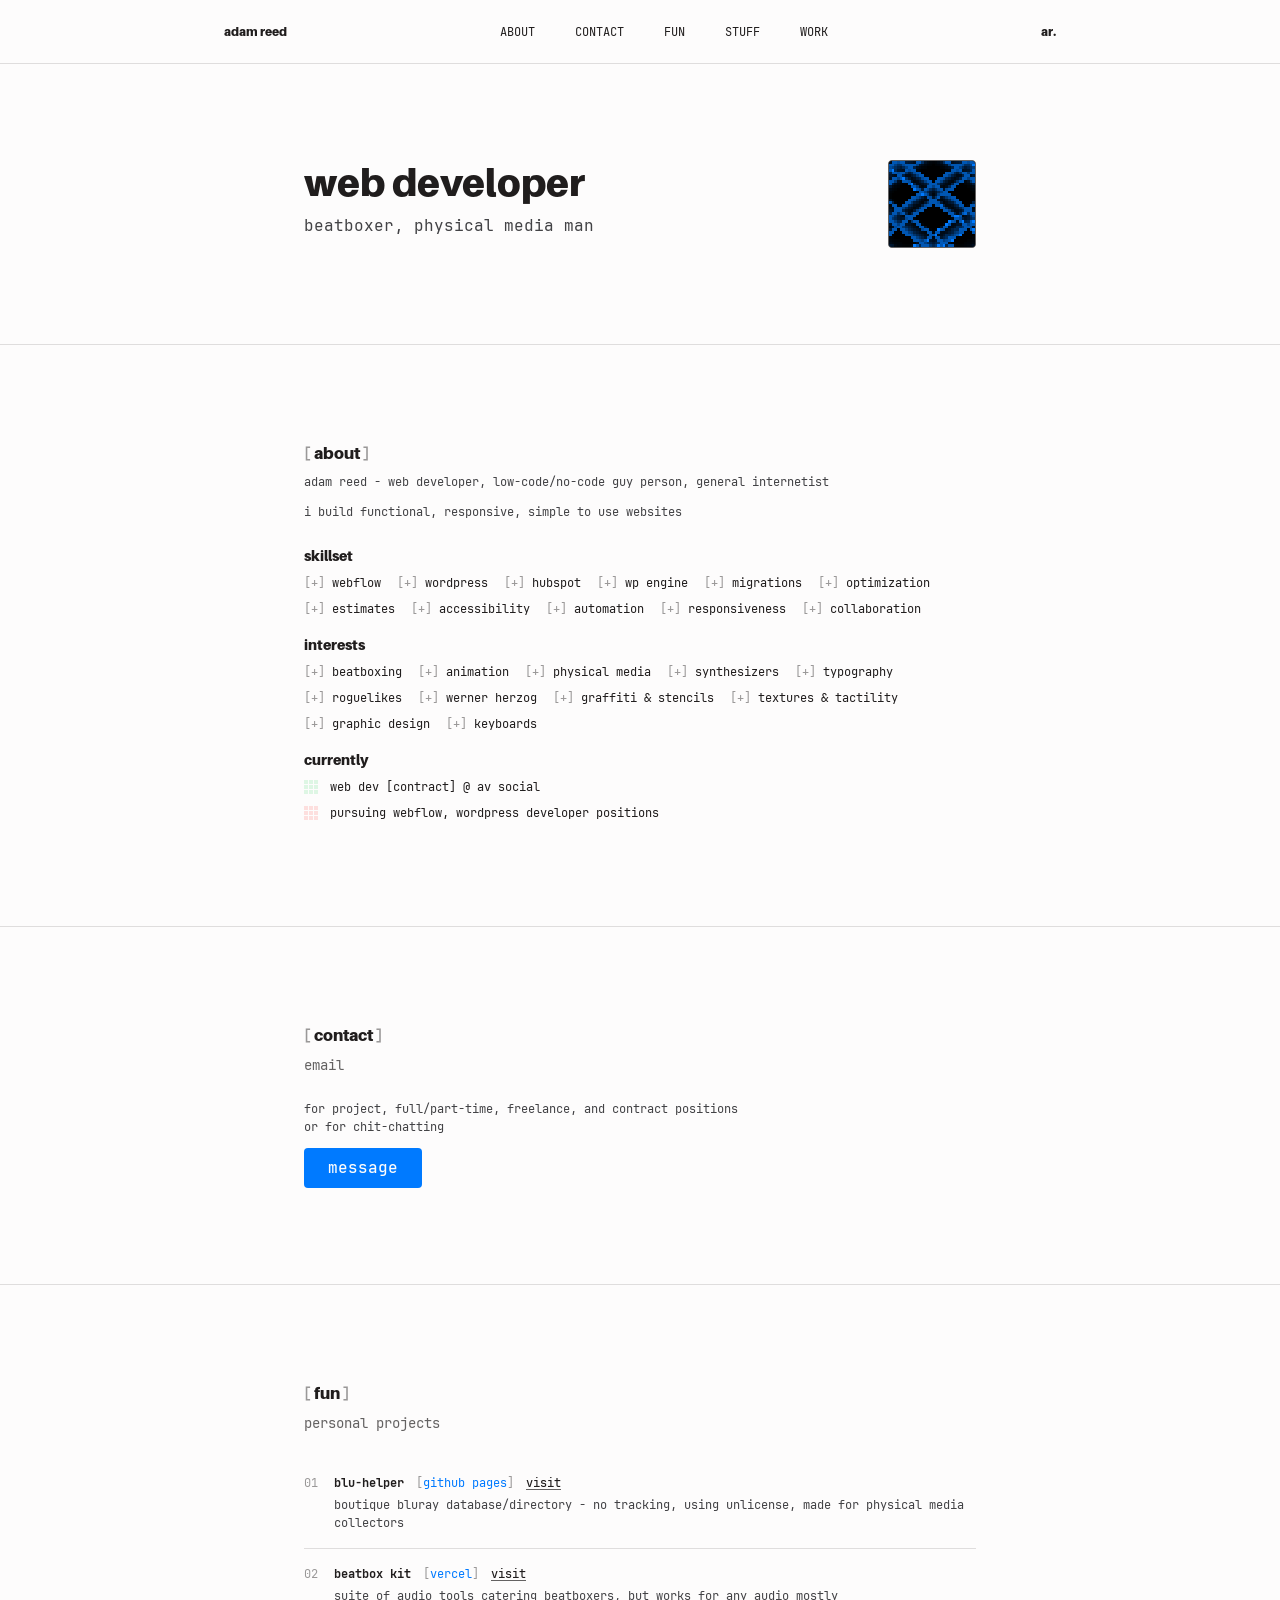
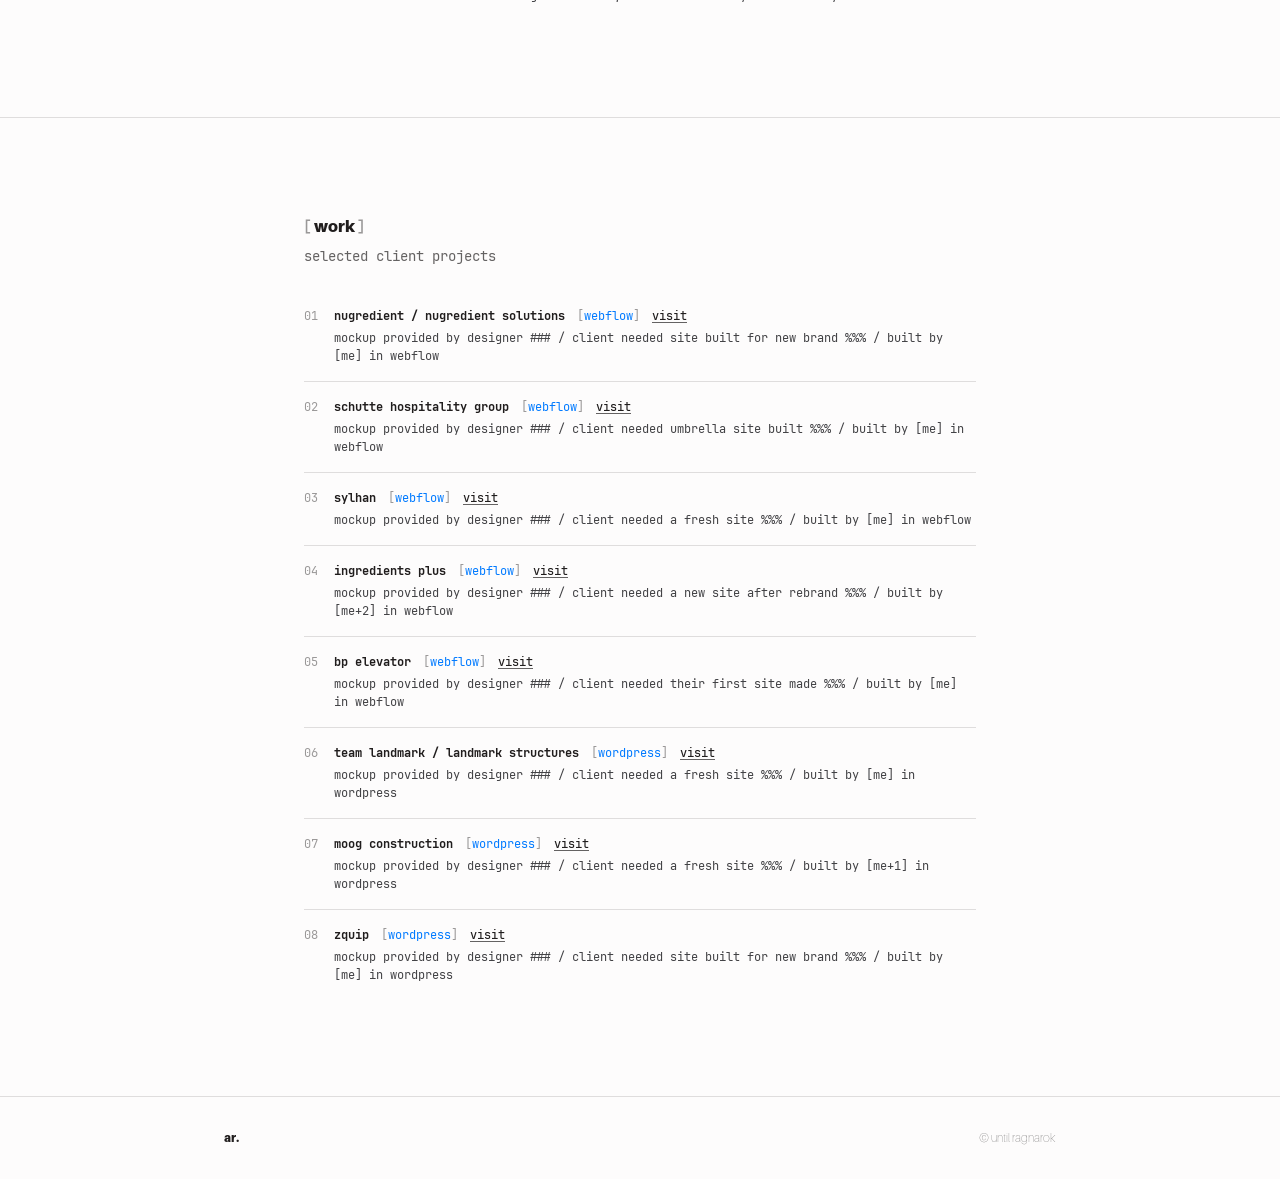
<file: index.html>
<!doctype html>
<html lang="en">
<head>
  <meta charset="utf-8" />
  <meta name="viewport" content="width=device-width, initial-scale=1" />
  <title>Adam Reed | Web Developer</title>
  <meta name="description" content="Portfolio site for Adam Reed." />
  <meta property="og:title" content="Adam Reed | Web Developer" />
  <meta property="og:description" content="Portfolio site for Adam Reed." />
  <meta property="og:image" content="/assets/images/og-image.png" />
  <meta property="og:type" content="website" />
  <meta name="twitter:card" content="summary_large_image" />
  <link rel="shortcut icon" href="/assets/images/favicon.png" type="image/x-icon" />
  <link rel="apple-touch-icon" href="/assets/images/webclip.png" />
  <link rel="preload" href="/assets/fonts/Aileron-Black.otf" as="font" type="font/otf" crossorigin />
  <link rel="preload" href="/assets/fonts/Aileron-UltraLight.otf" as="font" type="font/otf" crossorigin />
  <link rel="stylesheet" href="/assets/css/tokens.css" />
  <link rel="stylesheet" href="/assets/css/base.css" />
  <link rel="stylesheet" href="/assets/css/components.css" />
  <link rel="stylesheet" href="/assets/css/quick-body.css"/>
  <script src="/assets/js/font-ready.js" defer></script>
  <script src="/assets/js/lissajous.js" defer></script>
  <script src="/assets/js/nav-toggle.js" defer></script>
  <script src="/assets/js/homepage-lissajous.js" defer></script>
  <!-- Cloudflare Web Analytics --><script defer src='https://static.cloudflareinsights.com/beacon.min.js' data-cf-beacon='{"token": "4d35650fc0f64f438b7006d26434d3d0"}'></script><!-- End Cloudflare Web Analytics -->
</head>
<body>
<header class="navbar">
  <div class="navbar-inner">
    <a href="/" class="nav-brand">adam reed</a>
    <nav class="nav-links" id="nav-links" aria-label="Primary">
      <a href="/#about" class="nav-link">ABOUT</a>
      <a href="/#contact" class="nav-link">CONTACT</a>
      <a href="/#fun" class="nav-link">FUN</a>
      <a href="/stuff/" class="nav-link">STUFF</a>
      <a href="/#work" class="nav-link">WORK</a>
    </nav>
    <div class="nav-mark">ar.</div>
    <button class="nav-toggle" id="nav-toggle" type="button" aria-expanded="false" aria-controls="nav-links" aria-label="Toggle navigation">[menu]</button>
  </div>
  <div class="load-bar" aria-hidden="true"></div>
</header>

<main>
  <section class="section hero">
    <div class="prose">
      <div class="hero-flex">
        <div>
          <h1 class="hero-title">web developer</h1>
          <p class="hero-sub">beatboxer, physical media man</p>
        </div>
        <div class="pixel-frame">
          <canvas id="hero-lissajous"></canvas>
        </div>
      </div>
    </div>
  </section>

  <section class="section">
    <div class="prose">
      <h2 id="about" class="section-heading">about</h2>

      <p class="block">adam reed - web developer, low-code/no-code guy person, general internetist</p>
      <p class="block">i build functional, responsive, simple to use websites</p>

      <p class="subhead">skillset</p>
      <div class="tag-list">
        <span class="tag">webflow</span>
        <span class="tag">wordpress</span>
        <span class="tag">hubspot</span>
        <span class="tag">wp engine</span>
        <span class="tag">migrations</span>
        <span class="tag">optimization</span>
        <span class="tag">estimates</span>
        <span class="tag">accessibility</span>
        <span class="tag">automation</span>
        <span class="tag">responsiveness</span>
        <span class="tag">collaboration</span>
      </div>

      <p class="subhead">interests</p>
      <div class="tag-list">
        <span class="tag">beatboxing</span>
        <span class="tag">animation</span>
        <span class="tag">physical media</span>
        <span class="tag">synthesizers</span>
        <span class="tag">typography</span>
        <span class="tag">roguelikes</span>
        <span class="tag">werner herzog</span>
        <span class="tag">graffiti &amp; stencils</span>
        <span class="tag">textures &amp; tactility</span>
        <span class="tag">graphic design</span>
        <span class="tag">keyboards</span>
      </div>

      <p class="subhead">currently</p>
      <div class="status-row">
        <span class="status-pixel is-success" aria-hidden="true">
          <span></span><span></span><span></span>
          <span></span><span></span><span></span>
          <span></span><span></span><span></span>
        </span>
        <span>web dev [contract] @ av social</span>
      </div>
      <div class="status-row">
        <span class="status-pixel is-danger" aria-hidden="true">
          <span></span><span></span><span></span>
          <span></span><span></span><span></span>
          <span></span><span></span><span></span>
        </span>
        <span>pursuing webflow, wordpress developer positions</span>
      </div>
    </div>
  </section>

  <section class="section">
    <div class="prose">
      <h2 id="contact" class="section-heading">contact</h2>
      <p class="section-sub">email</p>
      <p class="block">
        for project, full/part-time, freelance, and contract positions<br />
        or for chit-chatting
      </p>
      <a href="mailto:adamreedb@gmail.com?subject=New_Quest" class="button-primary">message</a>
    </div>
  </section>

  <section class="section">
    <div class="prose">
        <h2 id="fun" class="section-heading">fun</h2>
        <p class="section-sub">personal projects</p>

        <div class="listing">
        <div class="listing-row">
          <span class="listing-index">01</span>
          <div class="listing-body">
            <div class="listing-head">
              <span class="listing-title">blu-helper</span>
              <span class="listing-tag">github pages</span>
              <a href="https://slimhagrid.github.io/blu-helper/" target="_blank" rel="noopener" class="text-link">visit</a>
            </div>
            <p class="listing-desc">boutique bluray database/directory - no tracking, using unlicense, made for physical media collectors</p>
          </div>
        </div>

        <div class="listing-row">
          <span class="listing-index">02</span>
          <div class="listing-body">
            <div class="listing-head">
              <span class="listing-title">beatbox kit</span>
              <span class="listing-tag">vercel</span>
              <a href="https://www.beatboxkit.com/" target="_blank" rel="noopener" class="text-link">visit</a>
            </div>
            <p class="listing-desc">suite of audio tools catering beatboxers, but works for any audio mostly</p>
          </div>
        </div>

    </div>
  </section>

  <section class="section">
    <div class="prose">
      <h2 id="work" class="section-heading">work</h2>
      <p class="section-sub">selected client projects</p>

      <div class="listing">
        <div class="listing-row">
          <span class="listing-index">01</span>
          <div class="listing-body">
            <div class="listing-head">
              <span class="listing-title">nugredient / nugredient solutions</span>
              <span class="listing-tag">webflow</span>
              <a href="https://www.nugredient.com/" target="_blank" rel="noopener" class="text-link">visit</a>
            </div>
            <p class="listing-desc">mockup provided by designer ### / client needed site built for new brand %%% / built by [me] in webflow</p>
          </div>
        </div>

        <div class="listing-row">
          <span class="listing-index">02</span>
          <div class="listing-body">
            <div class="listing-head">
              <span class="listing-title">schutte hospitality group</span>
              <span class="listing-tag">webflow</span>
              <a href="https://www.schuttehospitalitygroup.com/" target="_blank" rel="noopener" class="text-link">visit</a>
            </div>
            <p class="listing-desc">mockup provided by designer ### / client needed umbrella site built %%% / built by [me] in webflow</p>
          </div>
        </div>

        <div class="listing-row">
          <span class="listing-index">03</span>
          <div class="listing-body">
            <div class="listing-head">
              <span class="listing-title">sylhan</span>
              <span class="listing-tag">webflow</span>
              <a href="https://www.sylhan.com/" target="_blank" rel="noopener" class="text-link">visit</a>
            </div>
            <p class="listing-desc">mockup provided by designer ### / client needed a fresh site %%% / built by [me] in webflow</p>
          </div>
        </div>

        <div class="listing-row">
          <span class="listing-index">04</span>
          <div class="listing-body">
            <div class="listing-head">
              <span class="listing-title">ingredients plus</span>
              <span class="listing-tag">webflow</span>
              <a href="https://www.ingredientsplus.com/" target="_blank" rel="noopener" class="text-link">visit</a>
            </div>
            <p class="listing-desc">mockup provided by designer ### / client needed a new site after rebrand %%% / built by [me+2] in webflow</p>
          </div>
        </div>

        <div class="listing-row">
          <span class="listing-index">05</span>
          <div class="listing-body">
            <div class="listing-head">
              <span class="listing-title">bp elevator</span>
              <span class="listing-tag">webflow</span>
              <a href="https://www.bpelevator.com/" target="_blank" rel="noopener" class="text-link">visit</a>
            </div>
            <p class="listing-desc">mockup provided by designer ### / client needed their first site made %%% / built by [me] in webflow</p>
          </div>
        </div>

        <div class="listing-row">
          <span class="listing-index">06</span>
          <div class="listing-body">
            <div class="listing-head">
              <span class="listing-title">team landmark / landmark structures</span>
              <span class="listing-tag">wordpress</span>
              <a href="https://www.teamlandmark.com/" target="_blank" rel="noopener" class="text-link">visit</a>
            </div>
            <p class="listing-desc">mockup provided by designer ### / client needed a fresh site %%% / built by [me] in wordpress</p>
          </div>
        </div>

        <div class="listing-row">
          <span class="listing-index">07</span>
          <div class="listing-body">
            <div class="listing-head">
              <span class="listing-title">moog construction</span>
              <span class="listing-tag">wordpress</span>
              <a href="https://www.moogconstruction.com/" target="_blank" rel="noopener" class="text-link">visit</a>
            </div>
            <p class="listing-desc">mockup provided by designer ### / client needed a fresh site %%% / built by [me+1] in wordpress</p>
          </div>
        </div>

        <div class="listing-row">
          <span class="listing-index">08</span>
          <div class="listing-body">
            <div class="listing-head">
              <span class="listing-title">zquip</span>
              <span class="listing-tag">wordpress</span>
              <a href="https://zquip.tech/" target="_blank" rel="noopener" class="text-link">visit</a>
            </div>
            <p class="listing-desc">mockup provided by designer ### / client needed site built for new brand %%% / built by [me] in wordpress</p>
          </div>
        </div>
      </div>
    </div>
  </section>
</main>
<footer class="site-footer">
  <div class="footer-inner">
    <span class="footer-mark">ar.</span>
    <span class="footer-copyright">&copy; until ragnarok</span>
  </div>
</footer>

</body>
</html>
</file>
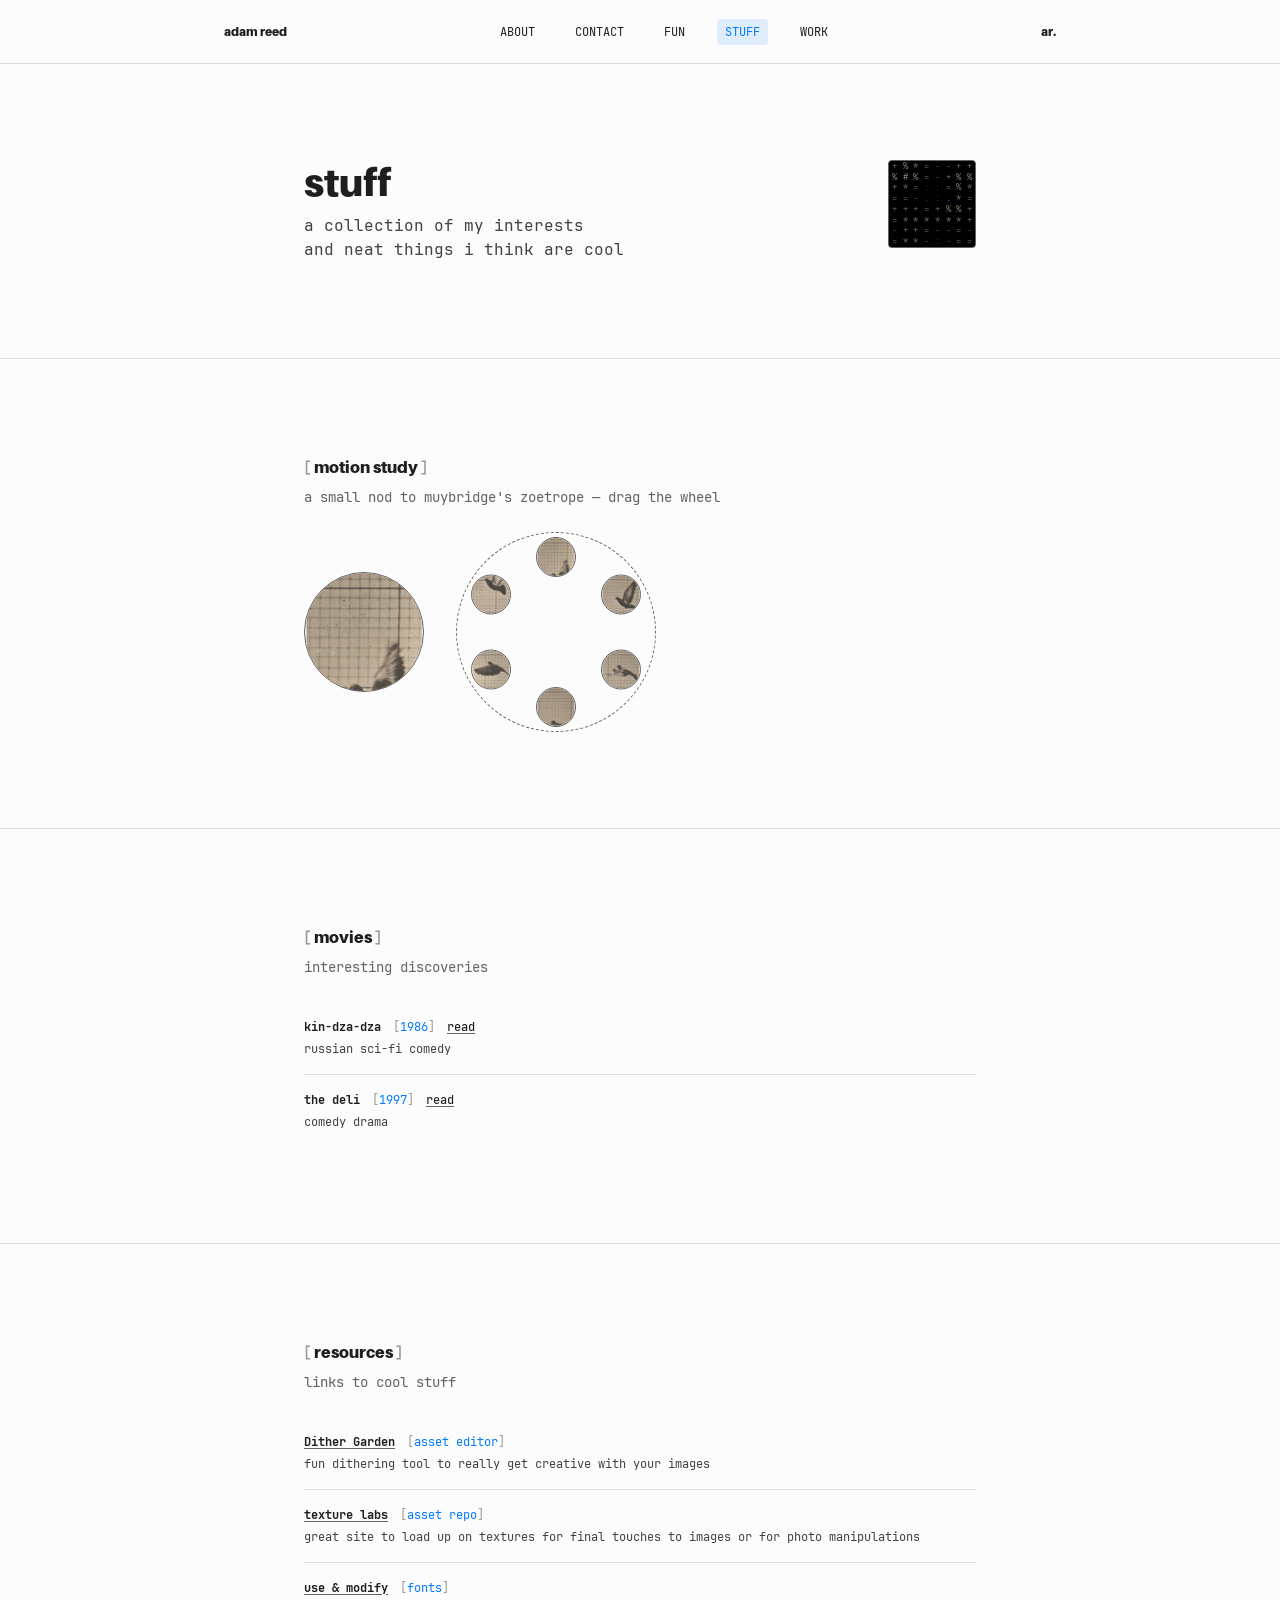
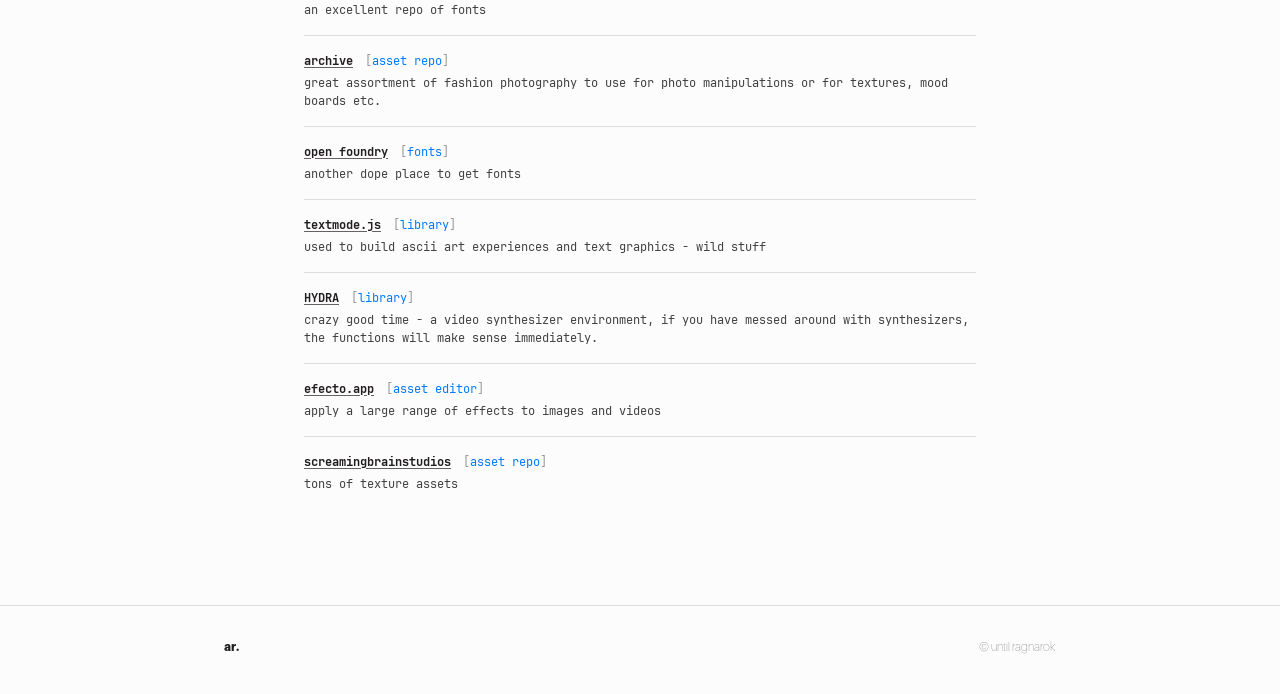
<file: stuff/index.html>
<!doctype html>
<html lang="en">
<head>
  <meta charset="utf-8" />
  <meta name="viewport" content="width=device-width, initial-scale=1" />
  <title>Stuff</title>
  <meta property="og:title" content="Stuff" />
  <link rel="shortcut icon" href="/assets/images/favicon.png" type="image/x-icon" />
  <link rel="apple-touch-icon" href="/assets/images/webclip.png" />
  <link rel="preload" href="/assets/fonts/Aileron-Black.otf" as="font" type="font/otf" crossorigin />
  <link rel="preload" href="/assets/fonts/Aileron-UltraLight.otf" as="font" type="font/otf" crossorigin />
  <link rel="stylesheet" href="/assets/css/tokens.css" />
  <link rel="stylesheet" href="/assets/css/base.css" />
  <link rel="stylesheet" href="/assets/css/components.css" />
  <link rel="stylesheet" href="/assets/css/quick-body.css"/>
  <script src="/assets/js/font-ready.js" defer></script>
  <script src="/assets/js/ascii-field.js" defer></script>
  <script src="/assets/js/zoetrope.js" defer></script>
  <script src="/assets/js/nav-toggle.js" defer></script>
  <script src="/assets/js/stuff-ascii.js" defer></script>
  <!-- Cloudflare Web Analytics --><script defer src='https://static.cloudflareinsights.com/beacon.min.js' data-cf-beacon='{"token": "4d35650fc0f64f438b7006d26434d3d0"}'></script><!-- End Cloudflare Web Analytics -->
</head>
<body>
<header class="navbar">
  <div class="navbar-inner">
    <a href="/" class="nav-brand">adam reed</a>
    <nav class="nav-links" id="nav-links" aria-label="Primary">
      <a href="/#about" class="nav-link">ABOUT</a>
      <a href="/#contact" class="nav-link">CONTACT</a>
      <a href="/#fun" class="nav-link">FUN</a>
      <a href="/stuff/" class="nav-link is-active" aria-current="page">STUFF</a>
      <a href="/#work" class="nav-link">WORK</a>
    </nav>
    <div class="nav-mark">ar.</div>
    <button class="nav-toggle" id="nav-toggle" type="button" aria-expanded="false" aria-controls="nav-links" aria-label="Toggle navigation">[menu]</button>
  </div>
  <div class="load-bar" aria-hidden="true"></div>
</header>

<main>
  <section class="section hero">
    <div class="prose">
      <div class="hero-flex">
        <div>
          <h1 class="hero-title">stuff</h1>
          <p class="hero-sub">a collection of my interests<br />and neat things i think are cool</p>
        </div>
        <div class="pixel-frame">
          <canvas id="stuff-ascii"></canvas>
        </div>
      </div>
    </div>
  </section>

  <section class="section">
    <div class="prose">
      <h2 class="section-heading">motion study</h2>
      <p class="section-sub">a small nod to muybridge's zoetrope — drag the wheel</p>

      <div class="zoetrope">
        <div class="zoetrope-viewport">
          <img id="zoetrope-frame" src="/assets/images/bird-1.webp" alt="bird flight, current frame" />
        </div>
        <div class="zoetrope-wheel-outer">
          <div class="zoetrope-wheel" id="zoetrope-wheel" role="slider" aria-label="Drag to spin and animate the bird" tabindex="0" aria-valuemin="0" aria-valuemax="5">
            <img class="zoetrope-thumb" src="/assets/images/bird-1.webp" alt="" />
            <img class="zoetrope-thumb" src="/assets/images/bird-2.webp" alt="" />
            <img class="zoetrope-thumb" src="/assets/images/bird-3.webp" alt="" />
            <img class="zoetrope-thumb" src="/assets/images/bird-4.webp" alt="" />
            <img class="zoetrope-thumb" src="/assets/images/bird-5.webp" alt="" />
            <img class="zoetrope-thumb" src="/assets/images/bird-6.webp" alt="" />
          </div>
        </div>
      </div>
    </div>
  </section>

  <section class="section">
    <div class="prose">
      <h2 class="section-heading">movies</h2>
      <p class="section-sub">interesting discoveries</p>

      <div class="listing">
        <div class="listing-row">
          <div class="listing-body">
            <div class="listing-head">
              <span class="listing-title">kin-dza-dza</span>
              <span class="listing-tag">1986</span>
              <a href="/movies/kin-dza-dza/" class="text-link">read</a>
            </div>
            <p class="listing-desc">russian sci-fi comedy</p>
          </div>
        </div>
        <div class="listing-row">
          <div class="listing-body">
            <div class="listing-head">
              <span class="listing-title">the deli</span>
              <span class="listing-tag">1997</span>
              <a href="/movies/the-deli/" class="text-link">read</a>
            </div>
            <p class="listing-desc">comedy drama</p>
          </div>
        </div>
      </div>
    </div>
  </section>

  <section class="section">
    <div class="prose">
      <h2 class="section-heading">resources</h2>
      <p class="section-sub">links to cool stuff</p>

      <div class="listing">
        <div class="listing-row">
          <div class="listing-body">
            <div class="listing-head">
              <a href="https://www.dithergarden.com/" target="_blank" rel="noopener" class="text-link listing-title">Dither Garden</a>
              <span class="listing-tag">asset editor</span>
            </div>
            <p class="listing-desc">fun dithering tool to really get creative with your images</p>
          </div>
        </div>
        <div class="listing-row">
          <div class="listing-body">
            <div class="listing-head">
              <a href="https://texturelabs.org/" target="_blank" rel="noopener" class="text-link listing-title">texture labs</a>
              <span class="listing-tag">asset repo</span>
            </div>
            <p class="listing-desc">great site to load up on textures for final touches to images or for photo manipulations</p>
          </div>
        </div>
        <div class="listing-row">
          <div class="listing-body">
            <div class="listing-head">
              <a href="https://usemodify.com/" target="_blank" rel="noopener" class="text-link listing-title">use &amp; modify</a>
              <span class="listing-tag">fonts</span>
            </div>
            <p class="listing-desc">an excellent repo of fonts</p>
          </div>
        </div>
        <div class="listing-row">
          <div class="listing-body">
            <div class="listing-head">
              <a href="https://www.archivepdf.net/" target="_blank" rel="noopener" class="text-link listing-title">archive</a>
              <span class="listing-tag">asset repo</span>
            </div>
            <p class="listing-desc">great assortment of fashion photography to use for photo manipulations or for textures, mood boards etc.</p>
          </div>
        </div>
        <div class="listing-row">
          <div class="listing-body">
            <div class="listing-head">
              <a href="https://open-foundry.com/" target="_blank" rel="noopener" class="text-link listing-title">open foundry</a>
              <span class="listing-tag">fonts</span>
            </div>
            <p class="listing-desc">another dope place to get fonts</p>
          </div>
        </div>
        <div class="listing-row">
          <div class="listing-body">
            <div class="listing-head">
              <a href="https://code.textmode.art/" target="_blank" rel="noopener" class="text-link listing-title">textmode.js</a>
              <span class="listing-tag">library</span>
            </div>
            <p class="listing-desc">used to build ascii art experiences and text graphics - wild stuff</p>
          </div>
        </div>
        <div class="listing-row">
          <div class="listing-body">
            <div class="listing-head">
              <a href="https://hydra.ojack.xyz/?sketch_id=VHedUI3jNw0PN9C5" target="_blank" rel="noopener" class="text-link listing-title">HYDRA</a>
              <span class="listing-tag">library</span>
            </div>
            <p class="listing-desc">crazy good time - a video synthesizer environment, if you have messed around with synthesizers, the functions will make sense immediately.</p>
          </div>
        </div>
        <div class="listing-row">
          <div class="listing-body">
            <div class="listing-head">
              <a href="https://efecto.app/" target="_blank" rel="noopener" class="text-link listing-title">efecto.app</a>
              <span class="listing-tag">asset editor</span>
            </div>
            <p class="listing-desc">apply a large range of effects to images and videos</p>
          </div>
        </div>
        <div class="listing-row">
          <div class="listing-body">
            <div class="listing-head">
              <a href="https://screamingbrainstudios.com/downloads/" target="_blank" rel="noopener" class="text-link listing-title">screamingbrainstudios</a>
              <span class="listing-tag">asset repo</span>
            </div>
            <p class="listing-desc">tons of texture assets</p>
          </div>
        </div>
      </div>
    </div>
  </section>
</main>
<footer class="site-footer">
  <div class="footer-inner">
    <span class="footer-mark">ar.</span>
    <span class="footer-copyright">&copy; until ragnarok</span>
  </div>
</footer>

</body>
</html>
</file>
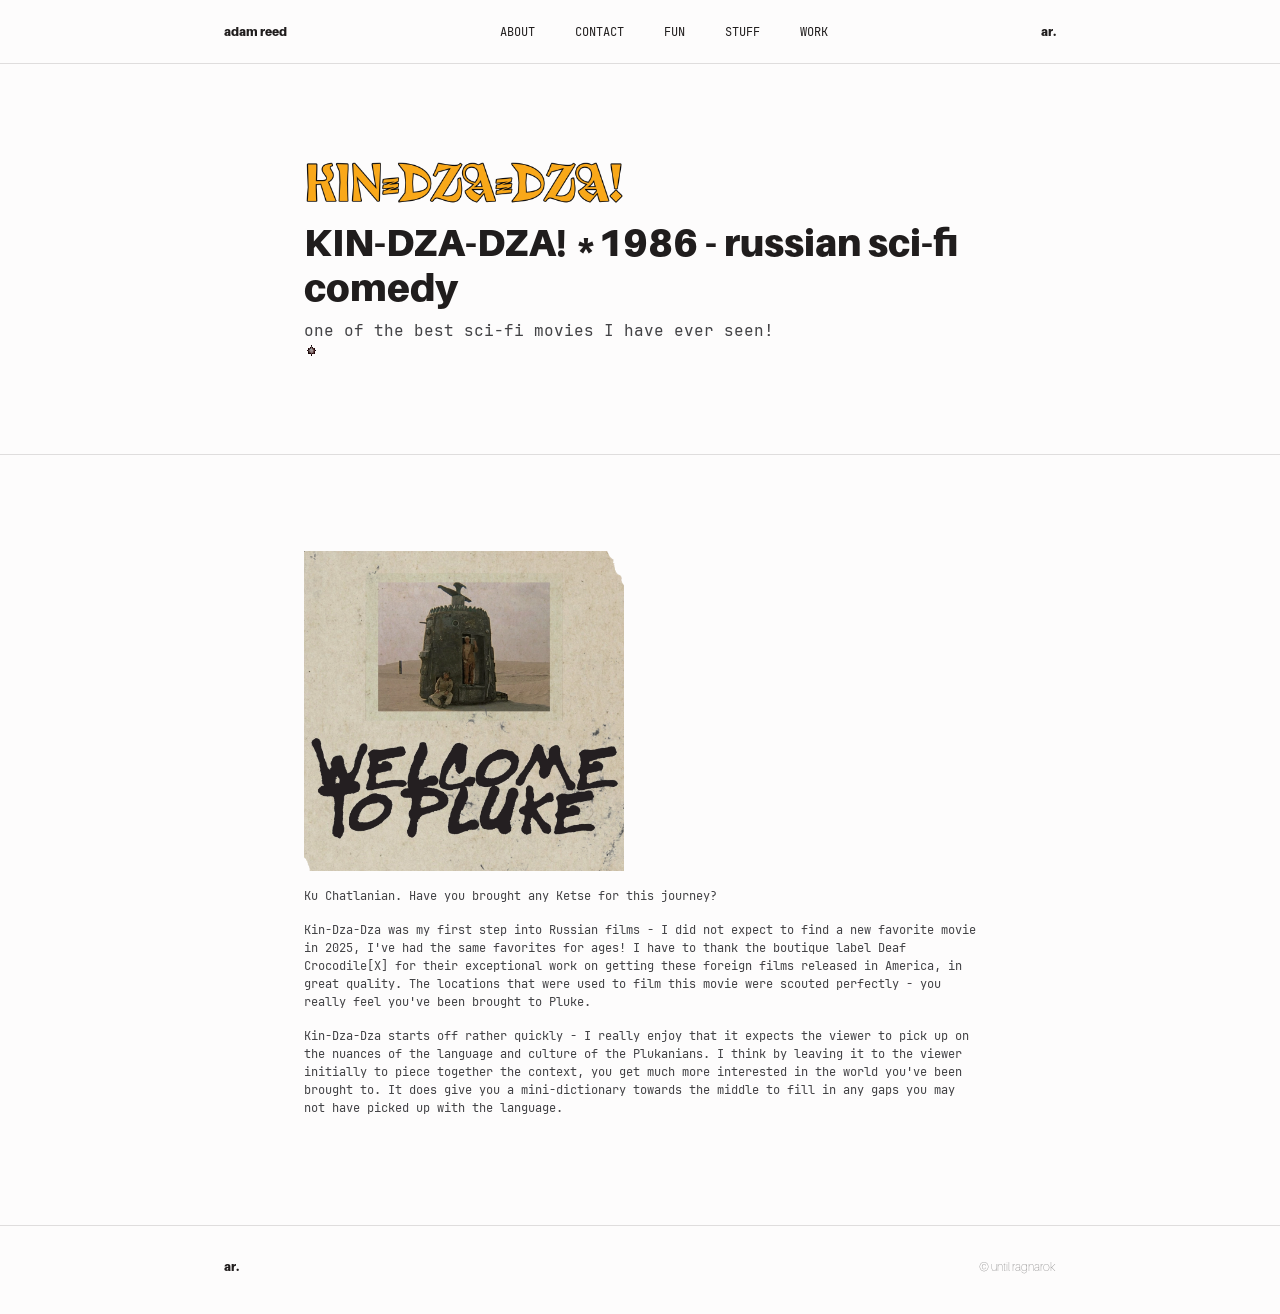
<file: movies/kin-dza-dza/index.html>
<!doctype html>
<html lang="en">
<head>
  <meta charset="utf-8" />
  <meta name="viewport" content="width=device-width, initial-scale=1" />
  <title>Kin-Dza-Dza</title>
  <meta property="og:title" content="Kin-Dza-Dza" />
  <link rel="shortcut icon" href="/assets/images/favicon.png" type="image/x-icon" />
  <link rel="apple-touch-icon" href="/assets/images/webclip.png" />
  <link rel="preload" href="/assets/fonts/Aileron-Black.otf" as="font" type="font/otf" crossorigin />
  <link rel="preload" href="/assets/fonts/Aileron-UltraLight.otf" as="font" type="font/otf" crossorigin />
  <link rel="stylesheet" href="/assets/css/tokens.css" />
  <link rel="stylesheet" href="/assets/css/base.css" />
  <link rel="stylesheet" href="/assets/css/components.css" />
  <link rel="stylesheet" href="/assets/css/quick-body.css"/>
  <script src="/assets/js/font-ready.js" defer></script>
  <script src="/assets/js/nav-toggle.js" defer></script>
  <!-- Cloudflare Web Analytics --><script defer src='https://static.cloudflareinsights.com/beacon.min.js' data-cf-beacon='{"token": "4d35650fc0f64f438b7006d26434d3d0"}'></script><!-- End Cloudflare Web Analytics -->
</head>
<body>
<header class="navbar">
  <div class="navbar-inner">
    <a href="/" class="nav-brand">adam reed</a>
    <nav class="nav-links" id="nav-links" aria-label="Primary">
      <a href="/#about" class="nav-link">ABOUT</a>
      <a href="/#contact" class="nav-link">CONTACT</a>
      <a href="/#fun" class="nav-link">FUN</a>
      <a href="/stuff/" class="nav-link">STUFF</a>
      <a href="/#work" class="nav-link">WORK</a>
    </nav>
    <div class="nav-mark">ar.</div>
    <button class="nav-toggle" id="nav-toggle" type="button" aria-expanded="false" aria-controls="nav-links" aria-label="Toggle navigation">[menu]</button>
  </div>
  <div class="load-bar" aria-hidden="true"></div>
</header>

<main>
  <section class="section hero">
    <div class="prose">
      <img src="/assets/images/movie-kindzadza-title.png" alt="" class="hero-image" />
      <h1 class="hero-title">KIN-DZA-DZA! *1986 - russian sci-fi comedy</h1>
      <p class="hero-sub">one of the best sci-fi movies I have ever seen!</p>
      <img src="/assets/images/movie-kindzadza-gif.gif" alt="" width="15" height="15"/>
    </div>
  </section>

  <section class="section">
    <div class="prose">
      <img src="/assets/images/movie-kindzadza-welcome.webp" alt="" class="hero-image"/>
      <div class="movie-body">
        <p class="block">Ku Chatlanian. Have you brought any Ketse for this journey?</p>
        <p class="block">Kin-Dza-Dza was my first step into Russian films - I did not expect to find a new favorite movie in 2025, I've had the same favorites for ages! I have to thank the boutique label Deaf Crocodile[X] for their exceptional work on getting these foreign films released in America, in great quality. The locations that were used to film this movie were scouted perfectly - you really feel you've been brought to Pluke.</p>
        <p class="block">Kin-Dza-Dza starts off rather quickly - I really enjoy that it expects the viewer to pick up on the nuances of the language and culture of the Plukanians. I think by leaving it to the viewer initially to piece together the context, you get much more interested in the world you've been brought to. It does give you a mini-dictionary towards the middle to fill in any gaps you may not have picked up with the language.</p>
      </div>
    </div>
  </section>
</main>
<footer class="site-footer">
  <div class="footer-inner">
    <span class="footer-mark">ar.</span>
    <span class="footer-copyright">&copy; until ragnarok</span>
  </div>
</footer>

</body>
</html>
</file>
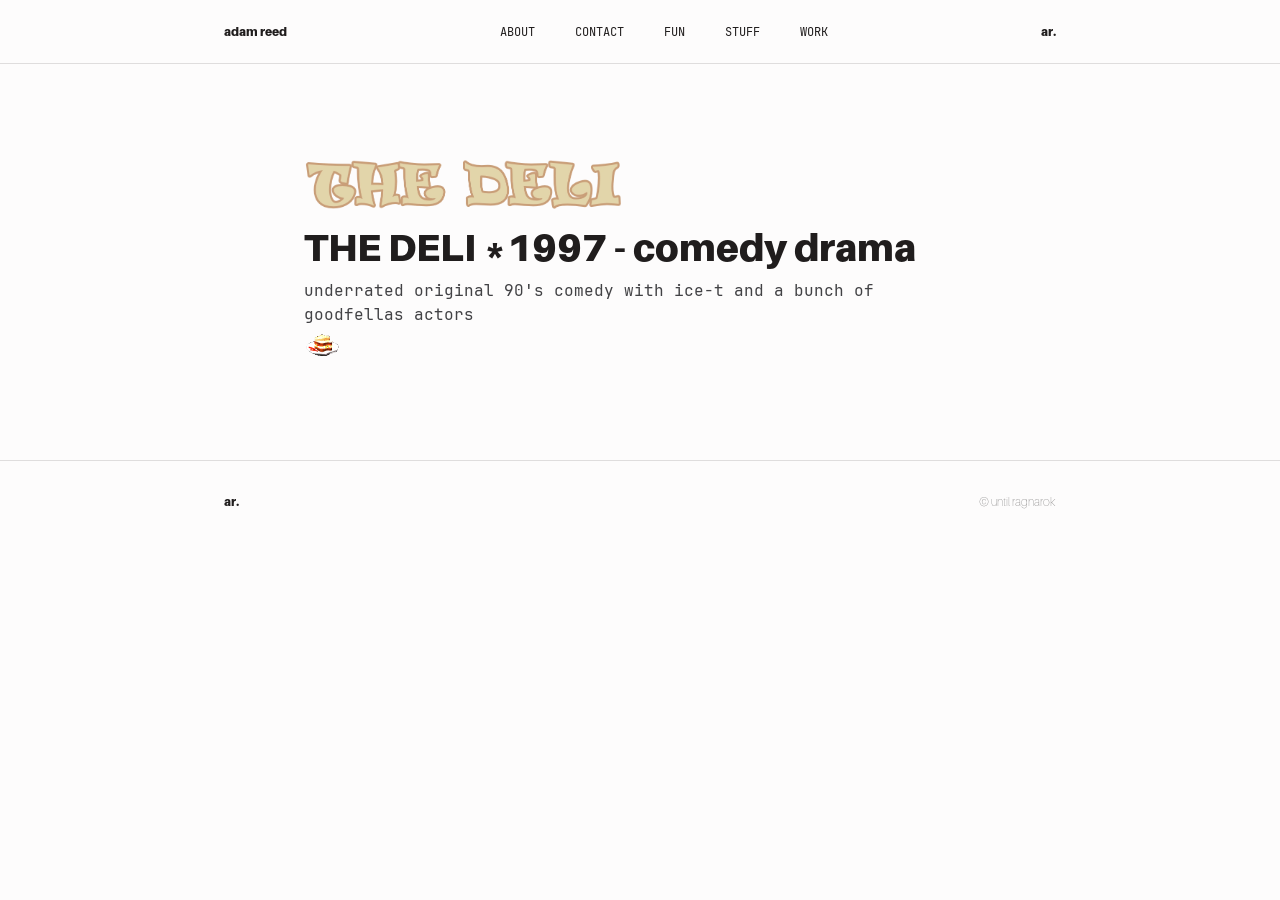
<file: movies/the-deli/index.html>
<!doctype html>
<html lang="en">
<head>
  <meta charset="utf-8" />
  <meta name="viewport" content="width=device-width, initial-scale=1" />
  <title>The Deli</title>
  <meta property="og:title" content="The Deli" />
  <link rel="shortcut icon" href="/assets/images/favicon.png" type="image/x-icon" />
  <link rel="apple-touch-icon" href="/assets/images/webclip.png" />
  <link rel="preload" href="/assets/fonts/Aileron-Black.otf" as="font" type="font/otf" crossorigin />
  <link rel="preload" href="/assets/fonts/Aileron-UltraLight.otf" as="font" type="font/otf" crossorigin />
  <link rel="stylesheet" href="/assets/css/tokens.css" />
  <link rel="stylesheet" href="/assets/css/base.css" />
  <link rel="stylesheet" href="/assets/css/components.css" />
  <link rel="stylesheet" href="/assets/css/quick-body.css"/>
  <script src="/assets/js/font-ready.js" defer></script>
  <script src="/assets/js/nav-toggle.js" defer></script>
  <!-- Cloudflare Web Analytics --><script defer src='https://static.cloudflareinsights.com/beacon.min.js' data-cf-beacon='{"token": "4d35650fc0f64f438b7006d26434d3d0"}'></script><!-- End Cloudflare Web Analytics -->
</head>
<body>
<header class="navbar">
  <div class="navbar-inner">
    <a href="/" class="nav-brand">adam reed</a>
    <nav class="nav-links" id="nav-links" aria-label="Primary">
      <a href="/#about" class="nav-link">ABOUT</a>
      <a href="/#contact" class="nav-link">CONTACT</a>
      <a href="/#fun" class="nav-link">FUN</a>
      <a href="/stuff/" class="nav-link">STUFF</a>
      <a href="/#work" class="nav-link">WORK</a>
    </nav>
    <div class="nav-mark">ar.</div>
    <button class="nav-toggle" id="nav-toggle" type="button" aria-expanded="false" aria-controls="nav-links" aria-label="Toggle navigation">[menu]</button>
  </div>
  <div class="load-bar" aria-hidden="true"></div>
</header>

<main>
  <section class="section hero">
    <div class="prose">
      <img src="/assets/images/movie-thedeli-title.webp" alt="" class="hero-image" />
      <h1 class="hero-title">THE DELI *1997 - comedy drama</h1>
      <p class="hero-sub">underrated original 90's comedy with ice-t and a bunch of goodfellas actors</p>
      <img src="/assets/images/movie-thedeli-gif.gif" alt="" width="37" height="37"/>
    </div>
  </section>

</main>
<footer class="site-footer">
  <div class="footer-inner">
    <span class="footer-mark">ar.</span>
    <span class="footer-copyright">&copy; until ragnarok</span>
  </div>
</footer>

</body>
</html>
</file>
<file: assets/css/tokens.css>
:root {
  /* Typography */
  --font-mono: 'JetBrains Mono', 'IBM Plex Mono', ui-monospace, SFMono-Regular, Menlo, Monaco, Consolas, 'Liberation Mono', 'Courier New', monospace;
  --font-display: 'Aileron', var(--font-mono);

  --text-display: 38px;
  --text-heading: 16px;
  --text-body: 16px;
  --text-button: 16px;
  --text-med: 14px;
  --text-caption: 14px;
  --text-small: 12px;

  /* Surface & ink — warm cream canvas, near-black ink */
  --canvas: #fdfcfc;
  --ink: #201d1d;
  --ink-deep: #0f0000;
  --surface-soft: #f8f7f7;
  --surface-card: #f1eeee;
  --surface-dark: #201d1d;
  --surface-dark-elevated: #302c2c;
  --hairline: rgba(15, 0, 0, 0.12);
  --hairline-strong: #646262;

  /* Text */
  --charcoal: #302c2c;
  --body: #424245;
  --mute: #646262;
  --stone: #6e6e73;
  --ash: #9a9898;
  --on-dark: #fdfcfc;

  /* Semantic accents — used sparingly: active nav, primary CTA, status pixels */
  --accent: #007aff;
  --accent-hover: #0056b3;
  --accent-active: #004085;
  --accent-soft: rgba(0, 122, 255, 0.12);
  --danger: #ff3b30;
  --danger-hover: #d70015;
  --danger-active: #a50011;
  --warning: #ff9f0a;
  --success: #30d158;

  /* Spacing */
  --space-xxs: 1px;
  --space-xs: 4px;
  --space-sm: 8px;
  --space-md: 12px;
  --space-lg: 16px;
  --space-xl: 24px;
  --space-xxl: 32px;
  --space-section: 96px;
  --space-section-tablet: 64px;
  --space-section-mobile: 48px;

  /* Shape */
  --radius-sm: 4px;
  --radius-none: 0px;
  --radius-full: 9999px;

  /* Layout */
  --content-max: 720px;
  --content-wide: 880px;
  --navbar-height: 64px;
}
</file>
<file: assets/css/base.css>
@font-face {
  font-family: 'JetBrains Mono';
  font-style: normal;
  font-weight: 400;
  font-display: swap;
  src: url('/assets/fonts/jetbrains-mono-400.woff2') format('woff2');
}

@font-face {
  font-family: 'JetBrains Mono';
  font-style: normal;
  font-weight: 500;
  font-display: swap;
  src: url('/assets/fonts/jetbrains-mono-500.woff2') format('woff2');
}

@font-face {
  font-family: 'JetBrains Mono';
  font-style: normal;
  font-weight: 700;
  font-display: swap;
  src: url('/assets/fonts/jetbrains-mono-700.woff2') format('woff2');
}

@font-face {
  font-family: 'Aileron';
  font-style: normal;
  font-weight: 900;
  font-display: swap;
  src: url('/assets/fonts/Aileron-Black.otf') format('opentype');
}

@font-face {
  font-family: 'Aileron';
  font-style: normal;
  font-weight: 200;
  font-display: swap;
  src: url('/assets/fonts/Aileron-UltraLight.otf') format('opentype');
}

*,
*::before,
*::after {
  box-sizing: border-box;
}

html {
  background: var(--canvas);
  -webkit-text-size-adjust: 100%;
  scroll-behavior: smooth;
}

body {
  margin: 0;
  padding-top: var(--navbar-height);
  background: var(--canvas);
  color: var(--ink);
  font-family: var(--font-mono);
  font-size: 12px;
  font-weight: 200;
  line-height: 1.5;
  -webkit-font-smoothing: antialiased;
}

/* Fade the content in once fonts are ready — applied to main/footer rather than
   body so a transform here never becomes a containing block for the fixed navbar. */
main,
.site-footer {
  opacity: 0;
  transform: translateY(6px);
  transition: opacity 0.25s cubic-bezier(0.16, 1, 0.3, 1), transform 0.25s cubic-bezier(0.16, 1, 0.3, 1);
}

html.fonts-loaded main,
html.fonts-loaded .site-footer {
  opacity: 1;
  transform: translateY(0);
}

.navbar {
  opacity: 0;
  transition: opacity 0.35s cubic-bezier(0.16, 1, 0.3, 1);
}

html.fonts-loaded .navbar {
  opacity: 1;
}

/* Loading bar along the bottom edge of the navbar */

.load-bar {
  position: absolute;
  left: 0;
  bottom: -1px;
  height: 2px;
  width: 0%;
  background: var(--accent);
  transition: width 0.3s ease, opacity 0.3s ease;
}

html.is-loading .load-bar {
  width: 65%;
}

html.fonts-loaded .load-bar {
  width: 100%;
  opacity: 0;
  transition: width 0.2s ease, opacity 0.3s ease 0.15s;
}

h1, h2, h3, h4, p, ul, ol {
  margin: 0;
}

ul, ol {
  padding: 0;
  list-style: none;
}

a {
  color: inherit;
  text-decoration: none;
}

img {
  display: block;
  max-width: 100%;
}

button {
  font-family: inherit;
}
</file>
<file: assets/css/components.css>
/* Layout shell */

.container {
  max-width: var(--content-wide);
  margin: 0 auto;
  padding: 0 var(--space-xl);
}

.prose {
  max-width: var(--content-max);
  margin: 0 auto;
  padding: 0 var(--space-xl);
}

.section {
  padding: var(--space-section) 0;
  border-top: 1px solid var(--hairline);
}

.section:first-of-type {
  border-top: none;
}

.section-heading {
  font-family: var(--font-display);
  font-size: var(--text-heading);
  font-weight: 900;
  margin-bottom: var(--space-sm);
  scroll-margin-top: calc(var(--navbar-height) + var(--space-lg));
}

.section-heading::before {
  content: '[ ';
  color: var(--ash);
}

.section-heading::after {
  content: ' ]';
  color: var(--ash);
}

.section-sub {
  font-size: var(--text-caption);
  color: var(--mute);
  margin-bottom: var(--space-xl);
}

.subhead {
  font-size: var(--text-med);
  font-weight: 700;
  margin-bottom: var(--space-sm);
  font-family: var(--font-display);
}

.subhead + .subhead,
.block + .subhead {
  margin-top: var(--space-xl);
}

.block {
  color: var(--body);
  margin-bottom: var(--space-md);
}

/* Navbar */

.navbar {
  position: fixed;
  top: 0;
  left: 0;
  right: 0;
  z-index: 100;
  height: var(--navbar-height);
  background: var(--canvas);
  border-bottom: 1px solid var(--hairline);
}

.navbar-inner {
  max-width: var(--content-wide);
  height: 100%;
  margin: 0 auto;
  padding: 0 var(--space-xl);
  display: flex;
  align-items: center;
  justify-content: space-between;
  gap: var(--space-lg);
}

.nav-brand {
  font-weight: 900;
  flex-shrink: 0;
  font-family: var(--font-display);
}

.nav-links {
  display: flex;
  gap: var(--space-xl);
  overflow-x: auto;
  scrollbar-width: none;
}

.nav-links::-webkit-scrollbar {
  display: none;
}

.nav-link {
  font-weight: 200;
  color: var(--ink);
  white-space: nowrap;
  padding: var(--space-xs) var(--space-sm);
  border-radius: var(--radius-sm);
}

.nav-link.is-active {
  color: var(--accent);
  background: var(--accent-soft);
}

.nav-mark {
  font-weight: 700;
  color: var(--ink);
  flex-shrink: 0;
  font-family: var(--font-display);
}

.nav-toggle {
  display: none;
  flex-shrink: 0;
  font-size: var(--text-small);
  font-weight: 500;
  color: var(--ink);
  background: none;
  border: none;
  padding: var(--space-xs) var(--space-sm);
  cursor: pointer;
}

@media (max-width: 700px) {
  .nav-mark {
    display: none;
  }

  .nav-toggle {
    display: inline-flex;
  }

  .nav-links {
    position: absolute;
    top: 100%;
    left: 0;
    right: 0;
    flex-direction: column;
    align-items: stretch;
    gap: 0;
    max-height: 0;
    overflow: hidden;
    background: var(--canvas);
    border-bottom: 1px solid var(--hairline);
    transition: max-height 0.2s ease;
  }

  .nav-links.is-open {
    max-height: 320px;
  }

  .nav-link {
    padding: var(--space-md) var(--space-xl);
    border-radius: var(--radius-none);
  }
}

/* Footer */

.site-footer {
  border-top: 1px solid var(--hairline);
  background: var(--canvas);
}

.footer-inner {
  max-width: var(--content-wide);
  margin: 0 auto;
  padding: var(--space-xxl) var(--space-xl);
  display: flex;
  align-items: center;
  justify-content: space-between;
  gap: var(--space-lg);
  font-size: var(--text-small);
  color: var(--mute);
}

.footer-mark {
  font-weight: 700;
  color: var(--ink);
  font-family: var(--font-display);
}

.footer-copyright {
  font-family: var(--font-display);
  font-weight: 200;
}

/* Hero */

.hero {
  padding-top: var(--space-section);
  padding-bottom: var(--space-section);
}

.hero-image {
  margin-bottom: var(--space-lg);
  max-width: 320px;
}

.hero-title {
  font-family: var(--font-display);
  font-size: var(--text-display);
  font-weight: 900;
  line-height: 1.2;
  margin-bottom: var(--space-sm);
}

.hero-sub {
  font-size: var(--text-heading);
  font-weight: 400;
  color: var(--body);
}

.hero-sub + .hero-sub {
  margin-top: var(--space-xs);
}

.hero-flex {
  display: flex;
  align-items: flex-start;
  justify-content: space-between;
  gap: var(--space-xl);
  flex-wrap: wrap;
}

/* Pixel frame — small bordered "screen" for the Lissajous canvas pieces.
   The only place on the site a dark surface appears, used sparingly. */

.pixel-frame {
  flex-shrink: 0;
  width: 88px;
  height: 88px;
  border: 1px solid var(--hairline-strong);
  border-radius: var(--radius-sm);
  overflow: hidden;
  background: #000;
}

.pixel-frame canvas {
  display: block;
  width: 100%;
  height: 100%;
  image-rendering: pixelated;
}

/* Zoetrope — drag the wheel to step through the bird-flight frames */

.zoetrope {
  display: flex;
  align-items: center;
  gap: var(--space-xxl);
  flex-wrap: wrap;
}

.zoetrope-viewport {
  flex-shrink: 0;
  width: 120px;
  height: 120px;
  border: 1px solid var(--hairline-strong);
  border-radius: var(--radius-full);
  overflow: hidden;
  background: var(--surface-soft);
}

.zoetrope-viewport img {
  width: 100%;
  height: 100%;
  object-fit: cover;
}

.zoetrope-wheel-outer {
  position: relative;
  width: 200px;
  height: 200px;
  flex-shrink: 0;
}

.zoetrope-wheel {
  position: absolute;
  inset: 0;
  border-radius: var(--radius-full);
  border: 1px dashed var(--hairline-strong);
  cursor: grab;
  touch-action: none;
  user-select: none;
}

.zoetrope-wheel:focus-visible {
  outline: 2px solid var(--accent);
  outline-offset: 2px;
}

.zoetrope-wheel.is-dragging {
  cursor: grabbing;
}

.zoetrope-thumb {
  position: absolute;
  top: 50%;
  left: 50%;
  width: 40px;
  height: 40px;
  margin: -20px;
  border-radius: var(--radius-full);
  object-fit: cover;
  border: 1px solid var(--hairline-strong);
  background: var(--surface-soft);
  pointer-events: none;
}

/* Tag list (skills / interests) — ASCII bracket markers as bullets */

.tag-list {
  display: flex;
  flex-wrap: wrap;
  gap: var(--space-sm) var(--space-lg);
  margin-bottom: var(--space-lg);
}

.tag::before {
  content: '[+] ';
  color: var(--ash);
}

/* Status rows ("currently" — the system's sparing use of semantic color) */

.status-row {
  display: flex;
  align-items: center;
  gap: var(--space-md);
  margin-bottom: var(--space-sm);
}

.status-pixel {
  display: inline-grid;
  grid-template-columns: repeat(3, 4px);
  grid-template-rows: repeat(3, 4px);
  gap: 1px;
  flex-shrink: 0;
}

.status-pixel.is-success { color: var(--success); }
.status-pixel.is-danger { color: var(--danger); }

.status-pixel span {
  background: currentColor;
  opacity: 0.15;
  animation: pixel-flicker 1.8s steps(1) infinite;
}

.status-pixel span:nth-child(1) { animation-delay: 0s; animation-duration: 1.6s; }
.status-pixel span:nth-child(2) { animation-delay: 0.37s; animation-duration: 2.1s; }
.status-pixel span:nth-child(3) { animation-delay: 0.81s; animation-duration: 1.4s; }
.status-pixel span:nth-child(4) { animation-delay: 1.1s; animation-duration: 1.9s; }
.status-pixel span:nth-child(5) { animation-delay: 0.22s; animation-duration: 1.3s; }
.status-pixel span:nth-child(6) { animation-delay: 1.42s; animation-duration: 2.3s; }
.status-pixel span:nth-child(7) { animation-delay: 0.65s; animation-duration: 1.7s; }
.status-pixel span:nth-child(8) { animation-delay: 0.05s; animation-duration: 2.0s; }
.status-pixel span:nth-child(9) { animation-delay: 1.65s; animation-duration: 1.5s; }

@keyframes pixel-flicker {
  0%, 40% { opacity: 0.15; }
  45%, 55% { opacity: 1; }
  60%, 100% { opacity: 0.15; }
}

@media (prefers-reduced-motion: reduce) {
  .status-pixel span {
    animation: none;
    opacity: 0.7;
  }
}

/* Buttons — reserved for the single primary call-to-action per page */

.button-primary {
  display: inline-flex;
  align-items: center;
  justify-content: center;
  font-size: var(--text-button);
  font-weight: 500;
  line-height: 2;
  padding: var(--space-xs) var(--space-xl);
  border-radius: var(--radius-sm);
  background: var(--accent);
  color: var(--canvas);
}

.button-primary:hover {
  background: var(--accent-hover);
}

.button-primary:active {
  background: var(--accent-active);
}

/* Plain inline text link — used for everything else (work, movies, resources) */

.text-link {
  font-weight: 500;
  text-decoration: underline;
  text-decoration-color: var(--hairline-strong);
  text-underline-offset: 2px;
}

/* Listing — the one shared row pattern for work / movies / resources */

.listing {
  display: flex;
  flex-direction: column;
}

.listing-row {
  display: flex;
  gap: var(--space-lg);
  padding: var(--space-lg) 0;
  border-bottom: 1px solid var(--hairline);
}

.listing:last-child .listing-row:last-child,
.listing-row:last-child {
  border-bottom: none;
}

.listing-index {
  flex-shrink: 0;
  width: 2ch;
  color: var(--ash);
}

.listing-body {
  flex: 1;
  min-width: 0;
}

.listing-head {
  display: flex;
  flex-wrap: wrap;
  align-items: baseline;
  gap: var(--space-md);
  margin-bottom: var(--space-xs);
}

.listing-title {
  font-weight: 700;
}

.listing-tag {
  color: var(--accent);
  font-size: var(--text-small);
}

.listing-tag::before {
  content: '[';
  color: var(--ash);
}

.listing-tag::after {
  content: ']';
  color: var(--ash);
}

.listing-desc {
  color: var(--body);
}

/* Movie detail pages */

.movie-body p + p {
  margin-top: var(--space-lg);
}

/* Responsive */

@media (max-width: 850px) {
  .section {
    padding: var(--space-section-tablet) 0;
  }
}

@media (max-width: 640px) {
  .section {
    padding: var(--space-section-mobile) 0;
  }

  .hero-title {
    font-size: 28px;
  }

  .nav-links {
    gap: var(--space-md);
  }

  .listing-row {
    gap: var(--space-sm);
  }
}
</file>
<file: assets/css/quick-body.css>
body { opacity: 1; }
</file>
